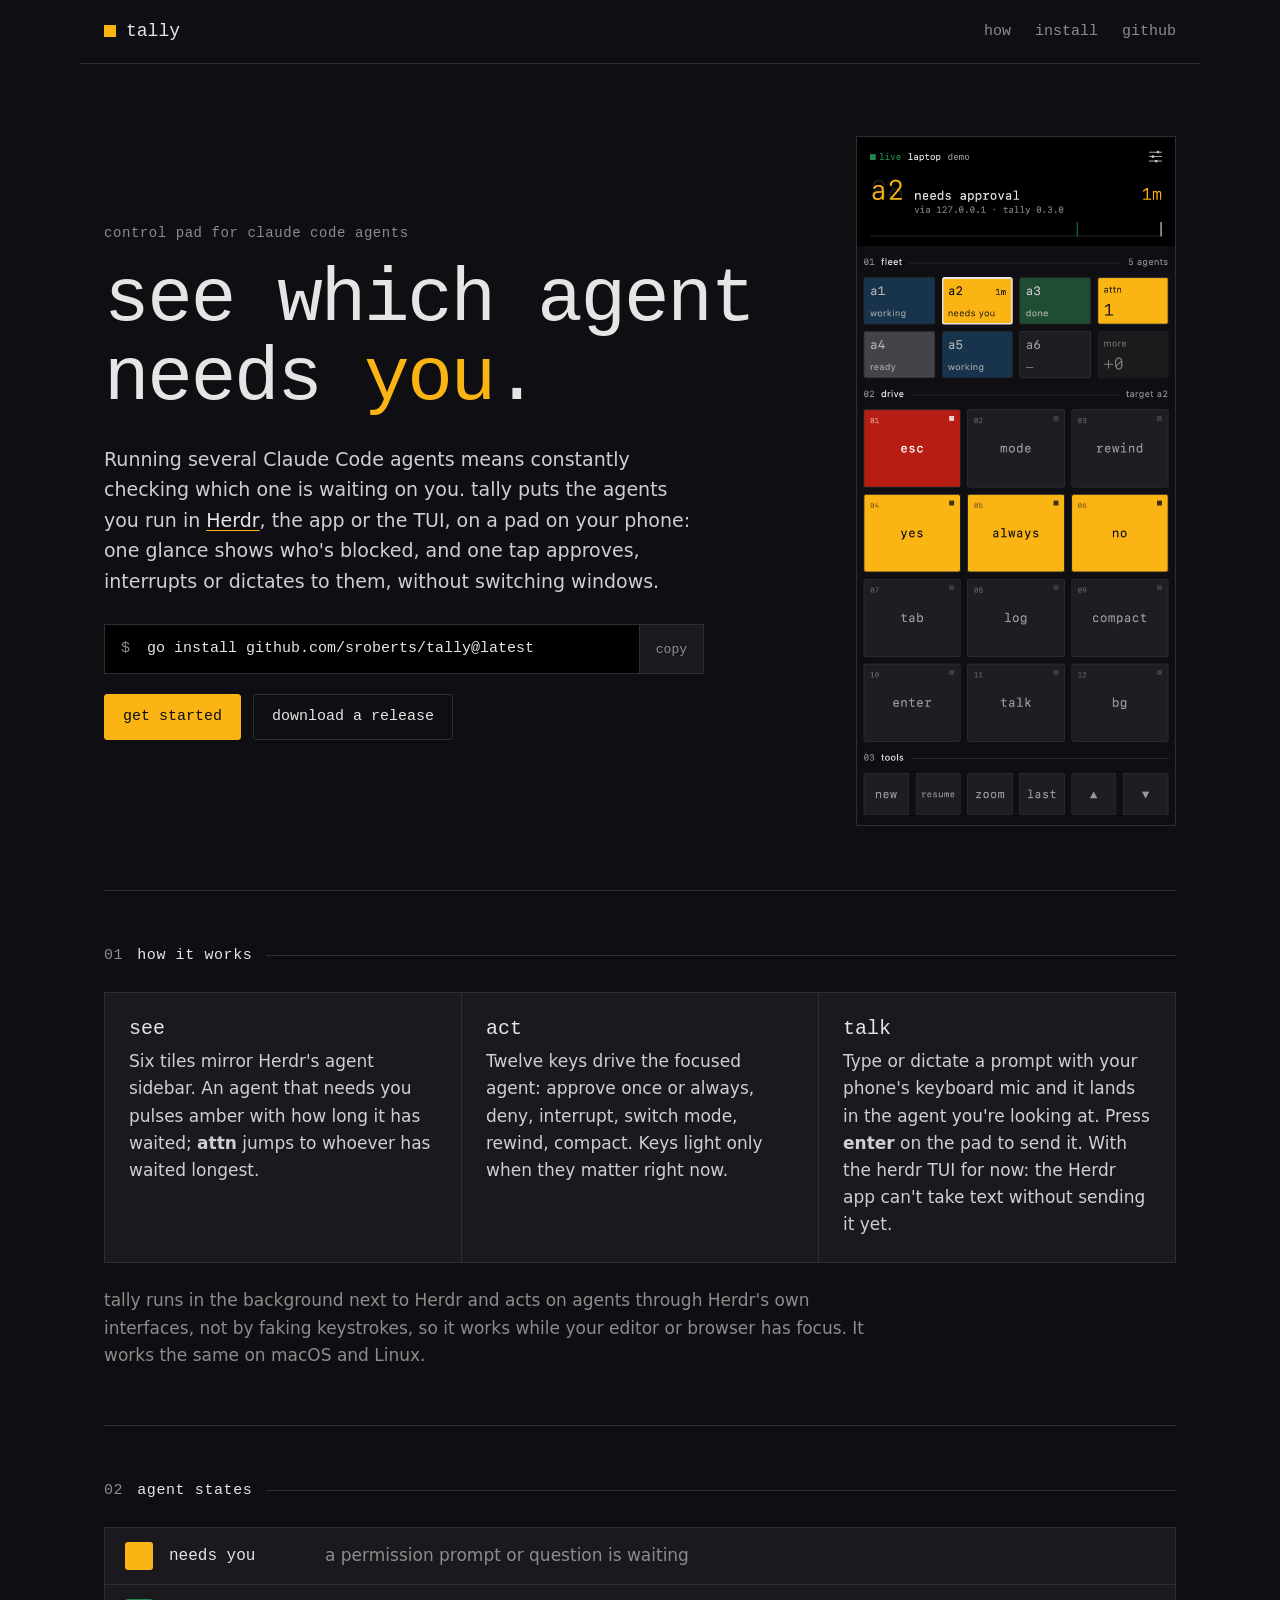
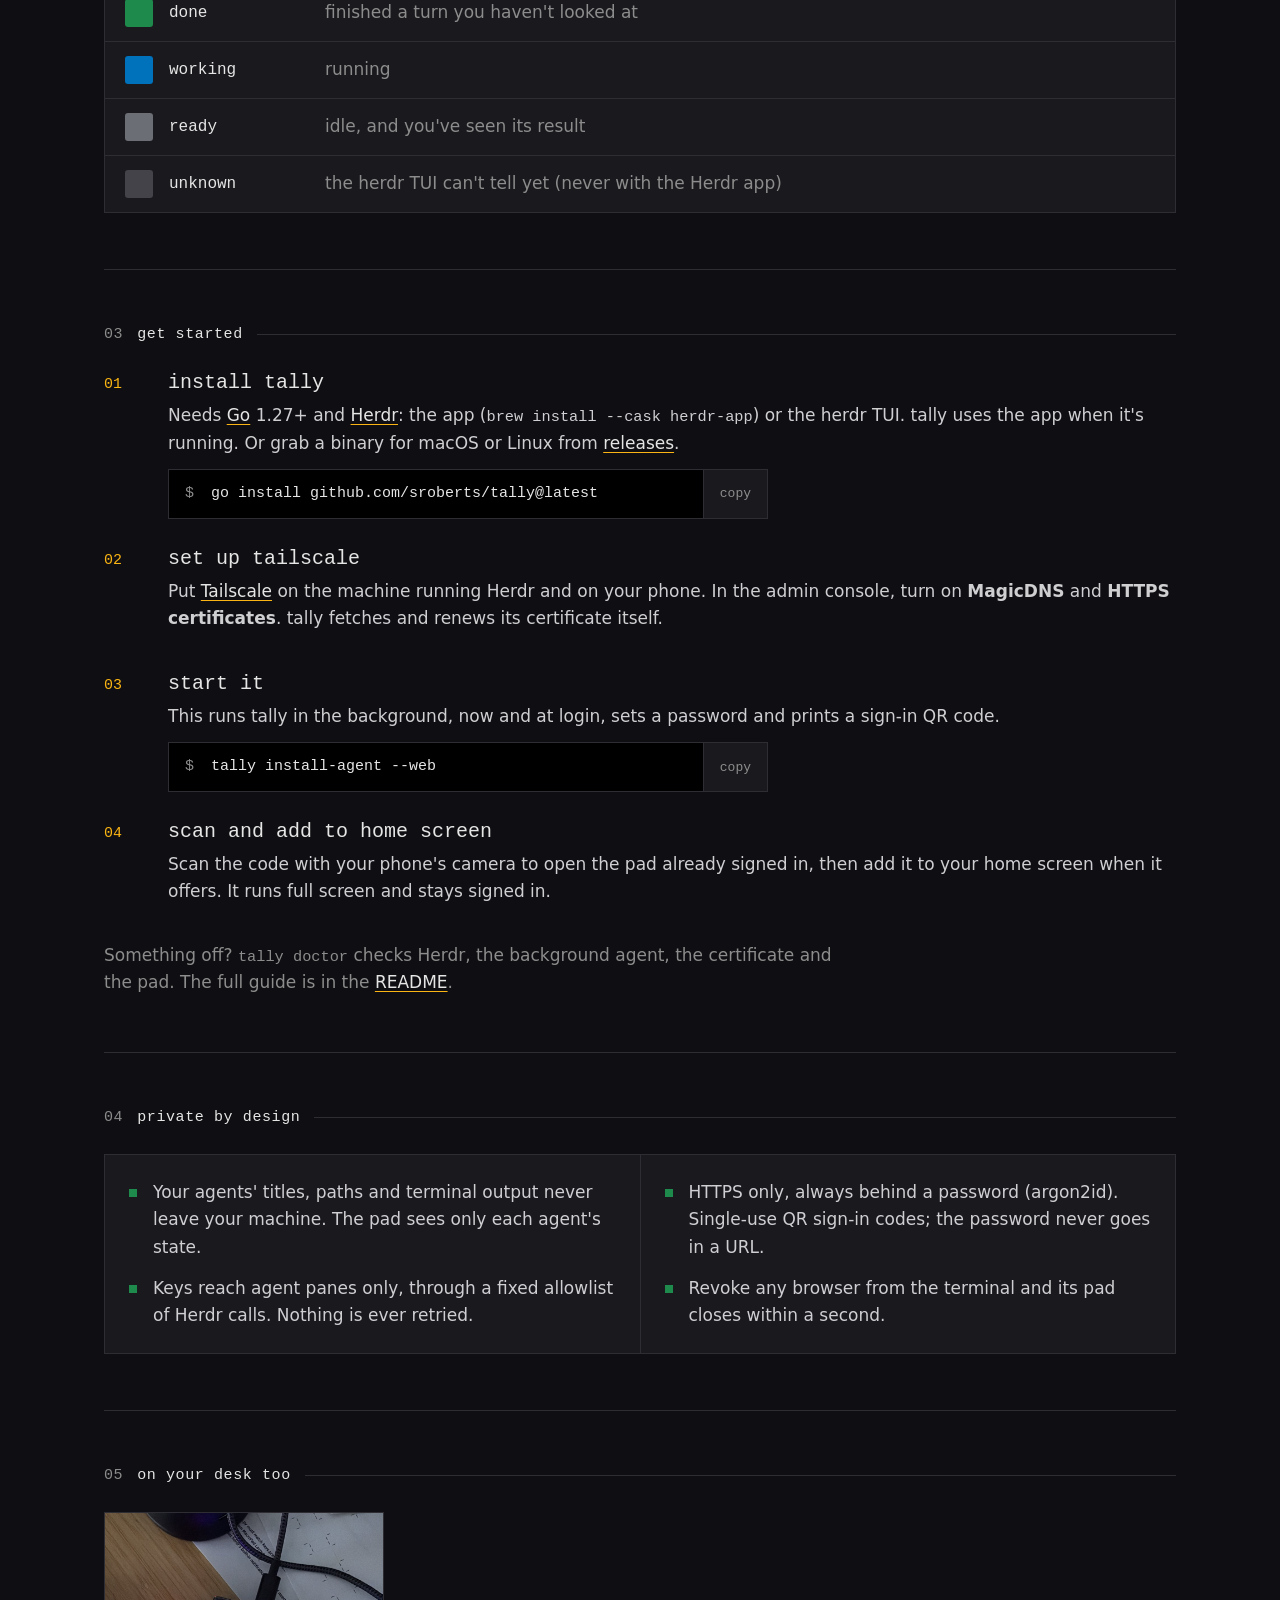
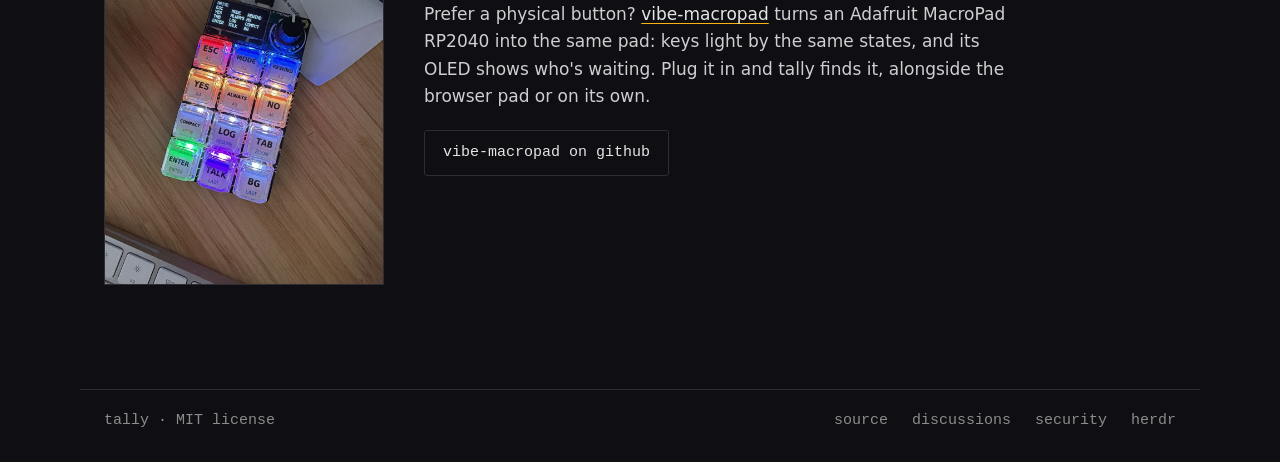
<file: site/index.html>
<!doctype html>
<html lang="en">
<head>
<meta charset="utf-8">
<meta name="viewport" content="width=device-width, initial-scale=1">
<title>tally · a control pad for Claude Code agents</title>
<meta name="description" content="See which Claude Code agent needs you, then approve, interrupt or dictate to it from your phone, without switching windows.">
<meta property="og:title" content="tally">
<meta property="og:description" content="A phone and hardware control pad for your Claude Code agents in Herdr.">
<meta property="og:image" content="https://sroberts.github.io/tally/social-preview.png">
<meta property="og:url" content="https://sroberts.github.io/tally/">
<meta name="twitter:card" content="summary_large_image">
<meta name="theme-color" content="#0f0e12">
<link rel="icon" href="data:image/svg+xml,%3Csvg xmlns='http://www.w3.org/2000/svg' viewBox='0 0 16 16'%3E%3Crect width='16' height='16' fill='%230f0e12'/%3E%3Crect x='3' y='3' width='4' height='4' fill='%23fab413'/%3E%3Crect x='9' y='3' width='4' height='4' fill='%230071bb'/%3E%3Crect x='3' y='9' width='4' height='4' fill='%231e8a4c'/%3E%3Crect x='9' y='9' width='4' height='4' fill='%23a1a7af'/%3E%3C/svg%3E">
<link rel="stylesheet" href="style.css">
</head>
<body>

<header class="bar">
  <a class="mark" href="#top"><span class="dot"></span>tally</a>
  <nav>
    <a href="#how">how</a>
    <a href="#install">install</a>
    <a href="https://github.com/sroberts/tally">github</a>
  </nav>
</header>

<main id="top">

<section class="hero">
  <div class="hero-text">
    <p class="label">control pad for claude code agents</p>
    <h1>see which agent<br>needs <em>you</em>.</h1>
    <p class="lede">Running several Claude Code agents means constantly checking which one is waiting on you. tally puts the agents you run in <a href="https://herdr.dev">Herdr</a>, the app or the TUI, on a pad on your phone: one glance shows who's blocked, and one tap approves, interrupts or dictates to them, without switching windows.</p>
    <div class="cmd" data-copy="go install github.com/sroberts/tally@latest">
      <code><span class="prompt">$</span> go install github.com/sroberts/tally@latest</code>
      <button type="button" aria-label="copy the install command">copy</button>
    </div>
    <p class="links"><a class="btn" href="#install">get started</a><a class="btn ghost" href="https://github.com/sroberts/tally/releases/latest">download a release</a></p>
  </div>
  <figure class="hero-pad">
    <img src="browser-pad.png" width="390" height="844" alt="The browser pad on a phone: six agent tiles, a2 needs approval and its yes, always and no keys are lit amber">
  </figure>
</section>

<section id="how" class="module">
  <h2><span class="num">01</span> how it works</h2>
  <div class="grid three">
    <div class="cell">
      <h3>see</h3>
      <p>Six tiles mirror Herdr's agent sidebar. An agent that needs you pulses amber with how long it has waited; <b>attn</b> jumps to whoever has waited longest.</p>
    </div>
    <div class="cell">
      <h3>act</h3>
      <p>Twelve keys drive the focused agent: approve once or always, deny, interrupt, switch mode, rewind, compact. Keys light only when they matter right now.</p>
    </div>
    <div class="cell">
      <h3>talk</h3>
      <p>Type or dictate a prompt with your phone's keyboard mic and it lands in the agent you're looking at. Press <b>enter</b> on the pad to send it. With the herdr TUI for now: the Herdr app can't take text without sending it yet.</p>
    </div>
  </div>
  <p class="note">tally runs in the background next to Herdr and acts on agents through Herdr's own interfaces, not by faking keystrokes, so it works while your editor or browser has focus. It works the same on macOS and Linux.</p>
</section>

<section class="module">
  <h2><span class="num">02</span> agent states</h2>
  <div class="states">
    <div class="state"><span class="sw amber pulse"></span><b>needs you</b><span>a permission prompt or question is waiting</span></div>
    <div class="state"><span class="sw green"></span><b>done</b><span>finished a turn you haven't looked at</span></div>
    <div class="state"><span class="sw blue breathe"></span><b>working</b><span>running</span></div>
    <div class="state"><span class="sw gray"></span><b>ready</b><span>idle, and you've seen its result</span></div>
    <div class="state"><span class="sw faint"></span><b>unknown</b><span>the herdr TUI can't tell yet (never with the Herdr app)</span></div>
  </div>
</section>

<section id="install" class="module">
  <h2><span class="num">03</span> get started</h2>
  <ol class="steps">
    <li>
      <h3>install tally</h3>
      <p>Needs <a href="https://go.dev/dl/">Go</a> 1.27+ and <a href="https://herdr.dev">Herdr</a>: the app (<code>brew install --cask herdr-app</code>) or the herdr TUI. tally uses the app when it's running. Or grab a binary for macOS or Linux from <a href="https://github.com/sroberts/tally/releases/latest">releases</a>.</p>
      <div class="cmd" data-copy="go install github.com/sroberts/tally@latest"><code><span class="prompt">$</span> go install github.com/sroberts/tally@latest</code><button type="button" aria-label="copy">copy</button></div>
    </li>
    <li>
      <h3>set up tailscale</h3>
      <p>Put <a href="https://tailscale.com">Tailscale</a> on the machine running Herdr and on your phone. In the admin console, turn on <b>MagicDNS</b> and <b>HTTPS certificates</b>. tally fetches and renews its certificate itself.</p>
    </li>
    <li>
      <h3>start it</h3>
      <p>This runs tally in the background, now and at login, sets a password and prints a sign-in QR code.</p>
      <div class="cmd" data-copy="tally install-agent --web"><code><span class="prompt">$</span> tally install-agent --web</code><button type="button" aria-label="copy">copy</button></div>
    </li>
    <li>
      <h3>scan and add to home screen</h3>
      <p>Scan the code with your phone's camera to open the pad already signed in, then add it to your home screen when it offers. It runs full screen and stays signed in.</p>
    </li>
  </ol>
  <p class="note">Something off? <code>tally doctor</code> checks Herdr, the background agent, the certificate and the pad. The full guide is in the <a href="https://github.com/sroberts/tally#readme">README</a>.</p>
</section>

<section class="module">
  <h2><span class="num">04</span> private by design</h2>
  <div class="grid two">
    <ul class="ticks">
      <li>Your agents' titles, paths and terminal output never leave your machine. The pad sees only each agent's state.</li>
      <li>Keys reach agent panes only, through a fixed allowlist of Herdr calls. Nothing is ever retried.</li>
    </ul>
    <ul class="ticks">
      <li>HTTPS only, always behind a password (argon2id). Single-use QR sign-in codes; the password never goes in a URL.</li>
      <li>Revoke any browser from the terminal and its pad closes within a second.</li>
    </ul>
  </div>
</section>

<section class="module">
  <h2><span class="num">05</span> on your desk too</h2>
  <div class="hw">
    <img src="macropad.jpg" width="1000" height="1333" loading="lazy" alt="The vibe-macropad: an Adafruit MacroPad with twelve lit keys and an OLED">
    <div>
      <p>Prefer a physical button? <a href="https://github.com/sroberts/vibe-macropad">vibe-macropad</a> turns an Adafruit MacroPad RP2040 into the same pad: keys light by the same states, and its OLED shows who's waiting. Plug it in and tally finds it, alongside the browser pad or on its own.</p>
      <p><a class="btn ghost" href="https://github.com/sroberts/vibe-macropad">vibe-macropad on github</a></p>
    </div>
  </div>
</section>

</main>

<footer class="bar foot">
  <span>tally · MIT license</span>
  <nav>
    <a href="https://github.com/sroberts/tally">source</a>
    <a href="https://github.com/sroberts/tally/discussions">discussions</a>
    <a href="https://github.com/sroberts/tally/blob/main/SECURITY.md">security</a>
    <a href="https://herdr.dev">herdr</a>
  </nav>
</footer>

<script>
  for (const box of document.querySelectorAll(".cmd")) {
    const button = box.querySelector("button");
    button.addEventListener("click", async () => {
      try {
        await navigator.clipboard.writeText(box.dataset.copy);
        button.textContent = "copied";
      } catch {
        button.textContent = "select it";
      }
      setTimeout(() => { button.textContent = "copy"; }, 1500);
    });
  }
</script>
</body>
</html>
</file>
<file: site/style.css>
:root {
  --bg: #0f0e12;
  --raised: #1a191e;
  --ink: #e5e5e5;
  --ink-2: #8c8c8c;
  --line: #2e2d33;
  --amber: #fab413;
  --blue: #0071bb;
  --green: #1e8a4c;
  --gray: #a1a7af;
  --red: #b81d13;
  --mono: ui-monospace, "SF Mono", "JetBrains Mono", Menlo, Consolas, monospace;
  --sans: -apple-system, BlinkMacSystemFont, "Inter", "Segoe UI", system-ui, sans-serif;
  color-scheme: dark;
}

* { box-sizing: border-box; }

html { scroll-behavior: smooth; }

body {
  margin: 0;
  background: var(--bg);
  color: var(--ink);
  font: 17px/1.6 var(--sans);
  -webkit-font-smoothing: antialiased;
}

a { color: var(--ink); text-decoration-color: var(--amber); text-underline-offset: 3px; }
a:hover { color: var(--amber); }

code { font-family: var(--mono); font-size: 0.9em; }

main, .bar { max-width: 1120px; margin: 0 auto; padding: 0 24px; }

/* --- top and bottom bars --- */

.bar {
  display: flex;
  align-items: center;
  justify-content: space-between;
  gap: 16px;
  height: 64px;
  border-bottom: 1px solid var(--line);
  font-family: var(--mono);
  font-size: 15px;
}

.bar nav { display: flex; gap: 24px; }
.bar nav a { color: var(--ink-2); text-decoration: none; }
.bar nav a:hover { color: var(--ink); }

.mark { display: flex; align-items: center; gap: 10px; text-decoration: none; font-size: 18px; }
.mark .dot { width: 12px; height: 12px; background: var(--amber); animation: pulse 1s steps(1) infinite; }

.foot { border-top: 1px solid var(--line); border-bottom: 0; margin-top: 48px; color: var(--ink-2); }

/* --- hero --- */

.hero {
  display: grid;
  grid-template-columns: minmax(0, 1fr) 320px;
  gap: 64px;
  align-items: center;
  padding: 72px 0 64px;
  border-bottom: 1px solid var(--line);
}

.label { font-family: var(--mono); font-size: 14px; color: var(--ink-2); margin: 0 0 16px; letter-spacing: 0.04em; }

h1 {
  font: 300 clamp(34px, 7vw, 76px)/1.05 var(--mono);
  letter-spacing: -0.03em;
  margin: 0 0 24px;
}
h1 em { font-style: normal; color: var(--amber); }

.lede { font-size: 19px; color: #cfcfd2; max-width: 600px; margin: 0 0 28px; }

.hero-text { min-width: 0; }
.hero-pad { margin: 0; }
.hero-pad img { display: block; width: 100%; height: auto; border: 1px solid var(--line); }

.links { display: flex; flex-wrap: wrap; gap: 12px; margin: 20px 0 0; }

.btn {
  display: inline-block;
  padding: 10px 18px;
  background: var(--amber);
  color: #0f0e12;
  border: 1px solid var(--amber);
  border-radius: 3px;
  font-family: var(--mono);
  font-size: 15px;
  text-decoration: none;
}
.btn:hover { color: #0f0e12; filter: brightness(1.08); }
.btn.ghost { background: transparent; color: var(--ink); border-color: var(--line); }
.btn.ghost:hover { border-color: var(--ink-2); color: var(--ink); }

/* --- copyable commands --- */

.cmd {
  display: flex;
  align-items: stretch;
  max-width: 600px;
  border: 1px solid var(--line);
  background: #000;
}
.cmd code { flex: 1; min-width: 0; padding: 12px 16px; overflow-x: auto; white-space: nowrap; font-size: 15px; }
.cmd .prompt { color: var(--ink-2); margin-right: 8px; user-select: none; }
.cmd button {
  border: 0;
  border-left: 1px solid var(--line);
  background: var(--raised);
  color: var(--ink-2);
  font-family: var(--mono);
  font-size: 13px;
  padding: 0 16px;
  cursor: pointer;
}
.cmd button:hover { color: var(--amber); }

/* --- modules --- */

.module { padding: 56px 0; border-bottom: 1px solid var(--line); }
.module:last-of-type { border-bottom: 0; }

h2 {
  display: flex;
  align-items: baseline;
  gap: 14px;
  font: 400 15px var(--mono);
  color: var(--ink);
  margin: 0 0 28px;
  letter-spacing: 0.04em;
}
h2::after { content: ""; flex: 1; height: 1px; background: var(--line); align-self: center; }
.num { color: var(--ink-2); }

h3 { font: 400 20px var(--mono); margin: 0 0 8px; color: var(--ink); }

.grid { display: grid; gap: 1px; background: var(--line); border: 1px solid var(--line); }
.grid.three { grid-template-columns: repeat(3, minmax(0, 1fr)); }
.grid.two { grid-template-columns: repeat(2, minmax(0, 1fr)); }
.cell, .grid > ul { background: var(--raised); padding: 24px; margin: 0; }
.cell p { margin: 0; color: #cfcfd2; }

.note { color: var(--ink-2); max-width: 760px; margin: 24px 0 0; }

/* --- states --- */

.states { border: 1px solid var(--line); }
.state {
  display: grid;
  grid-template-columns: 28px 140px minmax(0, 1fr);
  align-items: center;
  gap: 16px;
  padding: 14px 20px;
  border-top: 1px solid var(--line);
  background: var(--raised);
}
.state:first-child { border-top: 0; }
.state b { font: 400 16px var(--mono); }
.state span:last-child { color: var(--ink-2); }

.sw { width: 28px; height: 28px; border-radius: 3px; }
.sw.amber { background: var(--amber); }
.sw.green { background: var(--green); }
.sw.blue { background: var(--blue); }
.sw.gray { background: var(--gray); opacity: 0.6; }
.sw.faint { background: var(--gray); opacity: 0.3; }
.pulse { animation: pulse 1s steps(1) infinite; }
.breathe { animation: breathe 2s ease-in-out infinite; }

@keyframes pulse { 50% { opacity: 0.15; } }
@keyframes breathe { 50% { opacity: 0.45; } }

/* --- install steps --- */

.steps { list-style: none; margin: 0; padding: 0; counter-reset: step; display: grid; gap: 28px; }
.steps li { counter-increment: step; display: grid; grid-template-columns: 48px minmax(0, 1fr); column-gap: 16px; }
.steps li::before {
  content: counter(step, decimal-leading-zero);
  font: 400 15px/1.9 var(--mono);
  color: var(--amber);
  grid-row: span 3;
}
.steps p { margin: 0 0 12px; color: #cfcfd2; }

/* --- lists and hardware --- */

.ticks { list-style: none; }
.ticks li { position: relative; padding-left: 24px; margin: 0 0 14px; color: #cfcfd2; }
.ticks li:last-child { margin-bottom: 0; }
.ticks li::before { content: ""; position: absolute; left: 0; top: 0.6em; width: 8px; height: 8px; background: var(--green); }

.hw { display: grid; grid-template-columns: 280px minmax(0, 1fr); gap: 40px; align-items: center; }
.hw img { display: block; width: 100%; height: auto; border: 1px solid var(--line); }
.hw p { color: #cfcfd2; margin: 0 0 20px; max-width: 600px; }

/* --- small screens --- */

@media (max-width: 860px) {
  .hero { grid-template-columns: 1fr; gap: 40px; padding-top: 48px; }
  .hero-pad { max-width: 300px; }
  .grid.three, .grid.two { grid-template-columns: 1fr; }
  .hw { grid-template-columns: 1fr; }
  .hw img { max-width: 320px; }
}

@media (max-width: 520px) {
  main, .bar { padding: 0 16px; }
  .bar nav { gap: 16px; }
  .state { grid-template-columns: 28px minmax(0, 1fr); }
  .state span:last-child { grid-column: 2; margin-top: -10px; }
  .foot { flex-direction: column; justify-content: center; height: auto; padding: 20px 16px; }
}

@media (prefers-reduced-motion: reduce) {
  .pulse, .breathe, .mark .dot { animation: none; }
  html { scroll-behavior: auto; }
}
</file>
